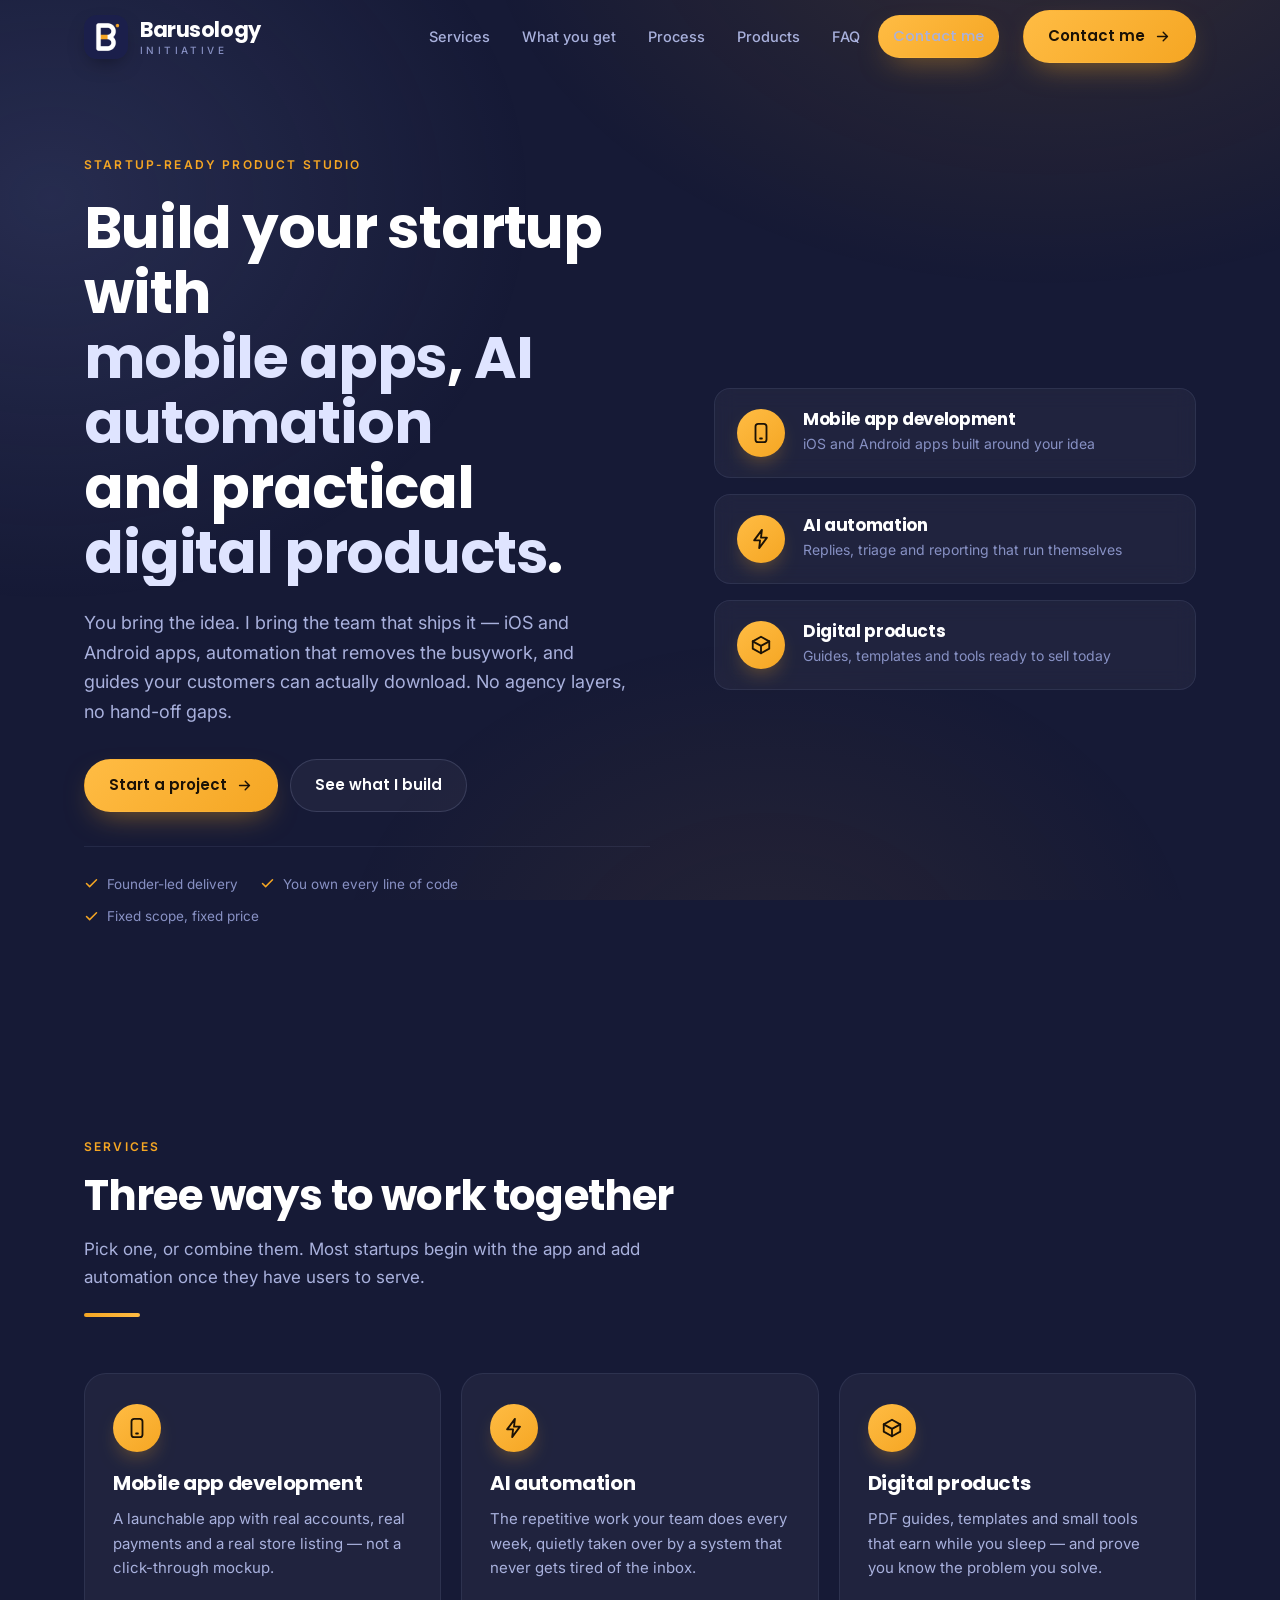
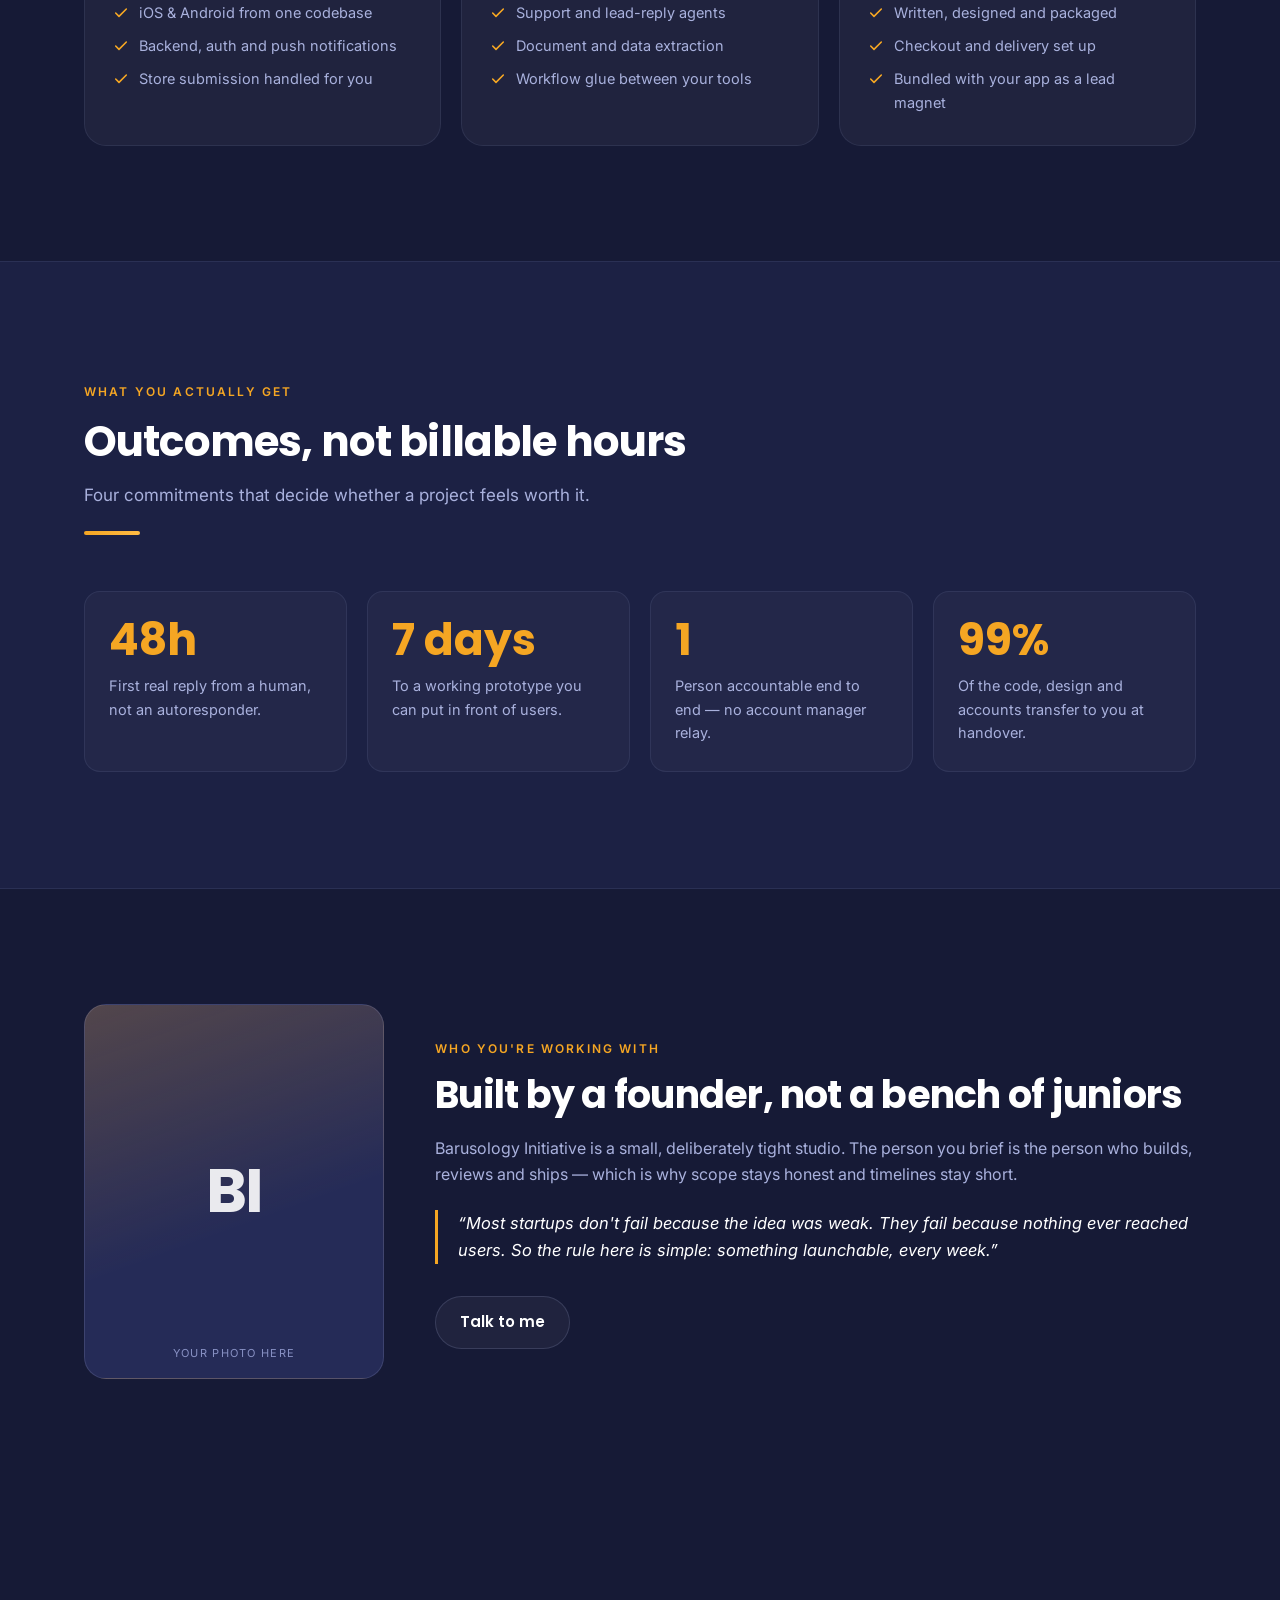
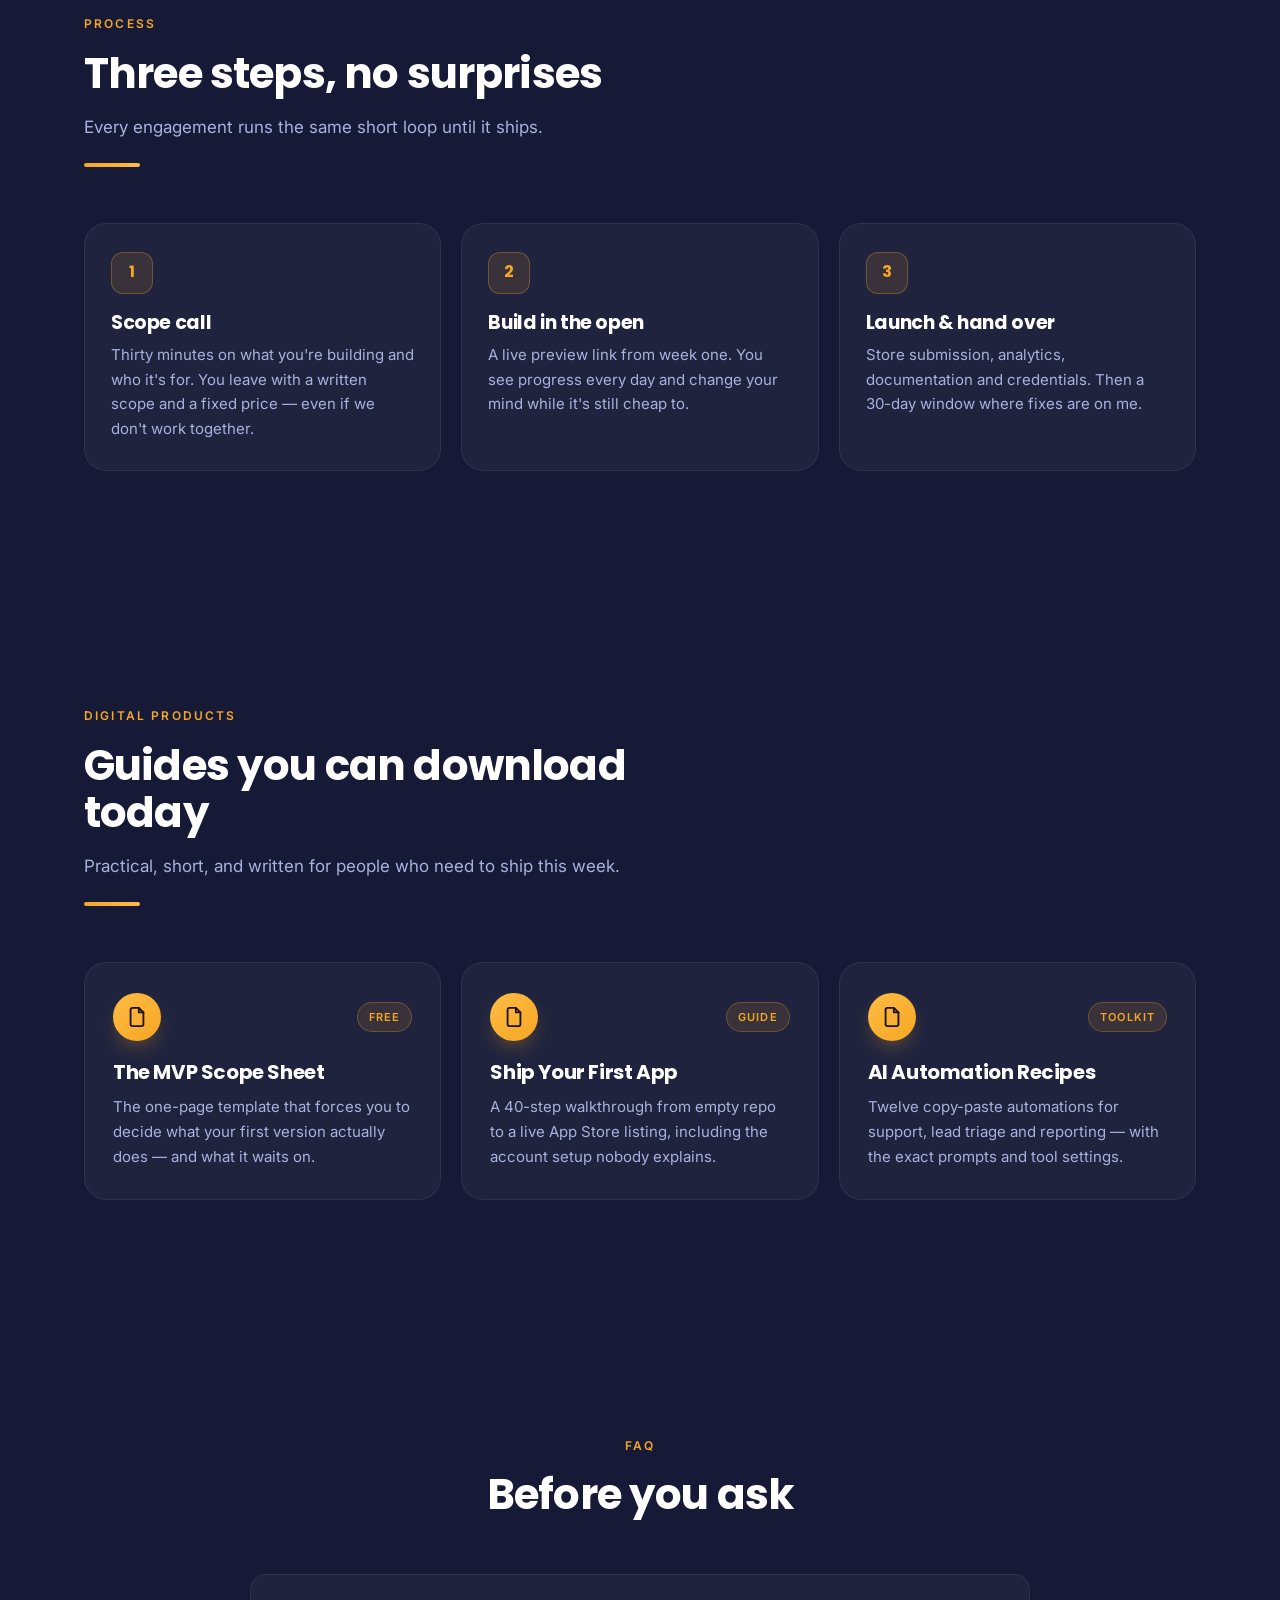
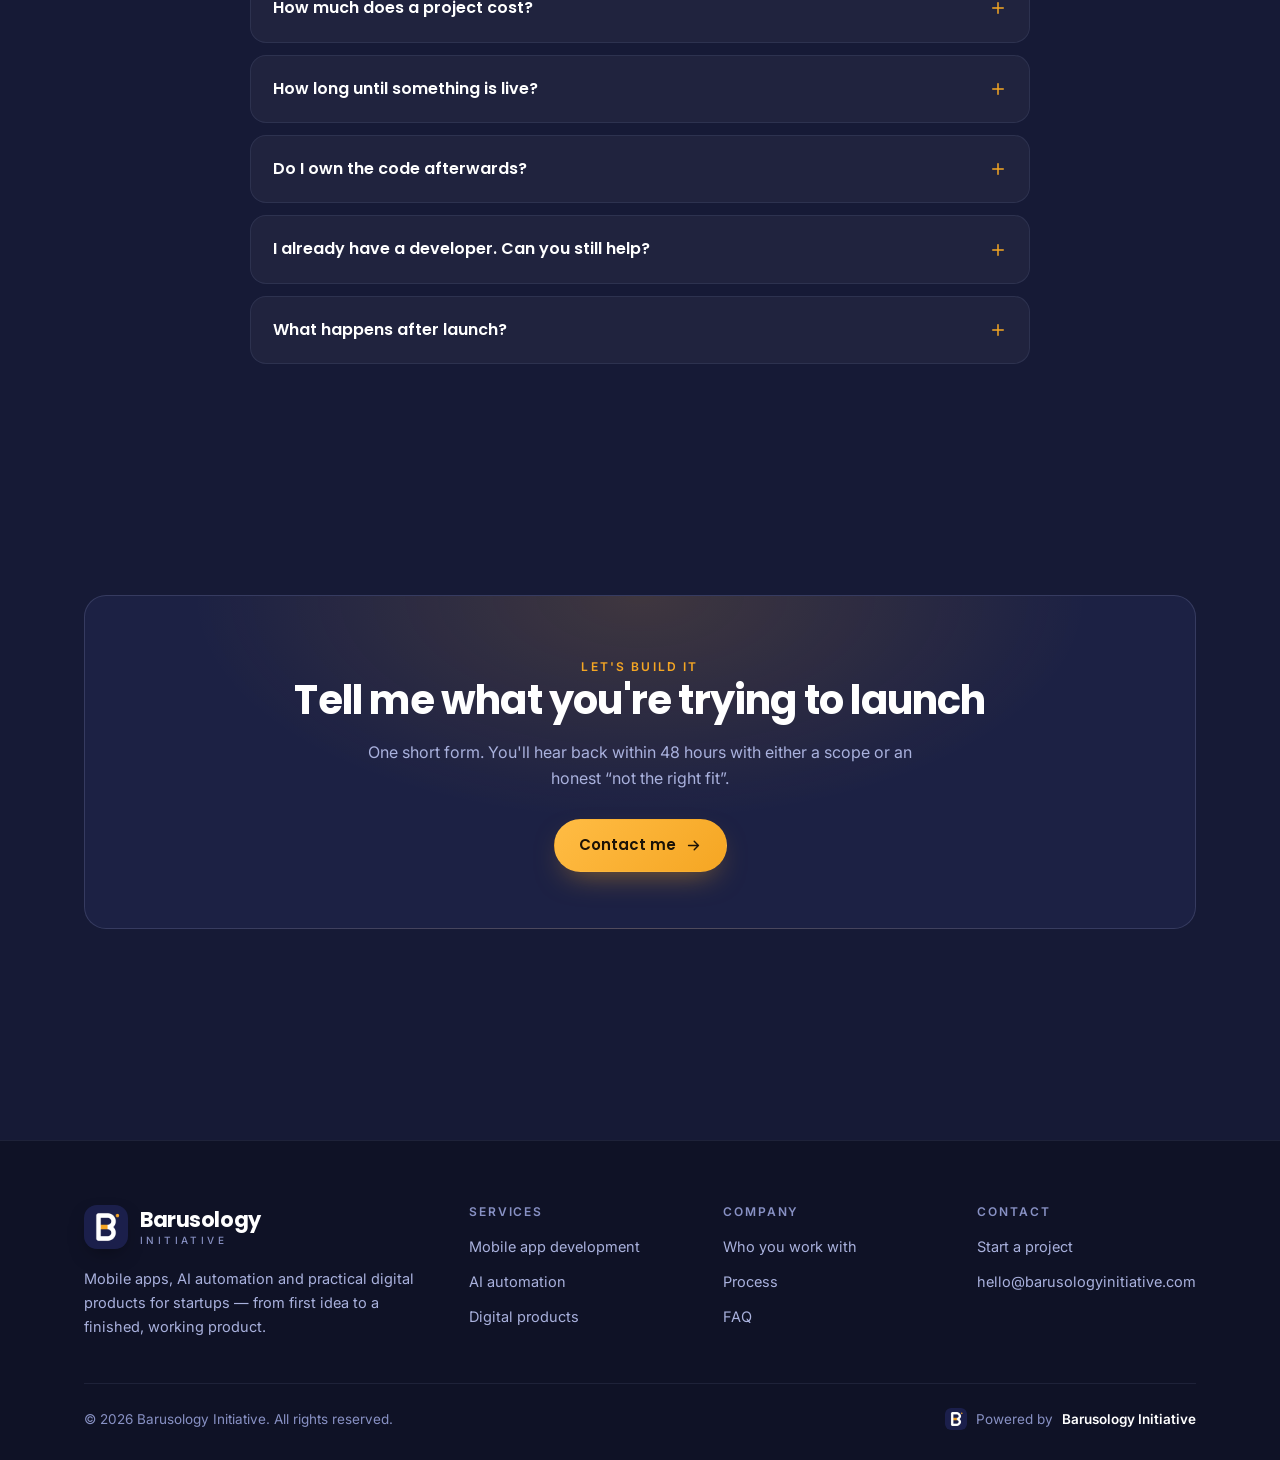
<file: index.html>
<!doctype html>
<html lang="en">
    <head>
        <meta charset="utf-8" />
        <meta name="viewport" content="width=device-width, initial-scale=1" />
        <title>Barusology Initiative — Mobile apps, AI automation & digital products</title>
        <meta
            name="description"
            content="Barusology Initiative builds launchable mobile apps, AI automation and practical digital products for startups. One founder-led team, from first idea to a working product."
        />
        <meta property="og:title" content="Barusology Initiative" />
        <meta
            property="og:description"
            content="Mobile apps, AI automation and practical digital products, built to launch."
        />
        <meta property="og:type" content="website" />
        <link rel="icon" type="image/png" sizes="32x32" href="assets/favicon-32.png" />
        <link rel="icon" type="image/png" sizes="64x64" href="assets/favicon-64.png" />
        <link rel="apple-touch-icon" sizes="180x180" href="assets/apple-touch-icon.png" />
        <link rel="preconnect" href="https://fonts.googleapis.com" />
        <link rel="preconnect" href="https://fonts.gstatic.com" crossorigin />
        <link
            href="https://fonts.googleapis.com/css2?family=Poppins:wght@500;600;700&family=Inter:wght@400;500;600&display=swap"
            rel="stylesheet"
        />
        <link rel="stylesheet" href="css/style.css" />
    </head>
    <body>
        <header class="site-header">
            <div class="container header-inner">
                <a class="logo" href="index.html" aria-label="Barusology Initiative home">
                    <span class="logo-mark" aria-hidden="true"></span>
                    <span class="logo-text"><b>Barusology</b><span>Initiative</span></span>
                </a>

                <nav class="nav" id="nav">
                    <a href="index.html#services">Services</a>
                    <a href="index.html#results">What you get</a>
                    <a href="index.html#process">Process</a>
                    <a href="index.html#products">Products</a>
                    <a href="index.html#faq">FAQ</a>
                    <a class="btn btn-primary" href="contact.html">Contact me</a>
                </nav>

                <a class="btn btn-primary header-cta" href="contact.html">
                    Contact me
                    <svg viewBox="0 0 24 24" fill="none" stroke="currentColor" stroke-width="2" stroke-linecap="round" stroke-linejoin="round"><path d="M5 12h14M13 6l6 6-6 6" /></svg>
                </a>

                <button class="nav-toggle" id="nav-toggle" aria-expanded="false" aria-controls="nav" aria-label="Open menu">
                    <svg viewBox="0 0 24 24" fill="none" stroke="currentColor" stroke-width="2" stroke-linecap="round"><path d="M4 7h16M4 12h16M4 17h16" /></svg>
                </button>
            </div>
        </header>

        <main>
            <!-- ============ HERO ============ -->
            <section class="hero">
                <div class="container hero-grid">
                    <div>
                        <span class="kicker">Startup-ready product studio</span>

                        <h1>
                            <span class="line"><i>Build your startup with</i></span>
                            <span class="line"><i><span class="hl hl-1">mobile apps</span>, <span class="hl hl-2">AI automation</span></i></span>
                            <span class="line"><i>and practical <span class="hl hl-3">digital products</span>.</i></span>
                        </h1>

                        <p class="hero-sub">
                            You bring the idea. I bring the team that ships it — iOS and Android
                            apps, automation that removes the busywork, and guides your customers
                            can actually download. No agency layers, no hand-off gaps.
                        </p>

                        <div class="hero-cta">
                            <a class="btn btn-primary" href="contact.html">
                                Start a project
                                <svg viewBox="0 0 24 24" fill="none" stroke="currentColor" stroke-width="2" stroke-linecap="round" stroke-linejoin="round"><path d="M5 12h14M13 6l6 6-6 6" /></svg>
                            </a>
                            <a class="btn btn-ghost" href="#services">See what I build</a>
                        </div>

                        <div class="hero-trust">
                            <span>
                                <svg viewBox="0 0 24 24" fill="none" stroke="currentColor" stroke-width="2.4" stroke-linecap="round" stroke-linejoin="round"><path d="M20 6 9 17l-5-5" /></svg>
                                Founder-led delivery
                            </span>
                            <span>
                                <svg viewBox="0 0 24 24" fill="none" stroke="currentColor" stroke-width="2.4" stroke-linecap="round" stroke-linejoin="round"><path d="M20 6 9 17l-5-5" /></svg>
                                You own every line of code
                            </span>
                            <span>
                                <svg viewBox="0 0 24 24" fill="none" stroke="currentColor" stroke-width="2.4" stroke-linecap="round" stroke-linejoin="round"><path d="M20 6 9 17l-5-5" /></svg>
                                Fixed scope, fixed price
                            </span>
                        </div>
                    </div>

                    <!-- echoes the banner's stacked-card motif -->
                    <div class="hero-stack">
                        <article class="stack-card reveal" style="--d: .05s">
                            <span class="chip">
                                <svg viewBox="0 0 24 24" fill="none" stroke="currentColor" stroke-width="2" stroke-linecap="round" stroke-linejoin="round"><rect x="6" y="2" width="12" height="20" rx="3" /><path d="M11 18h2" /></svg>
                            </span>
                            <div>
                                <h3>Mobile app development</h3>
                                <p>iOS and Android apps built around your idea</p>
                            </div>
                        </article>

                        <article class="stack-card reveal" style="--d: .16s">
                            <span class="chip">
                                <svg viewBox="0 0 24 24" fill="none" stroke="currentColor" stroke-width="2" stroke-linecap="round" stroke-linejoin="round"><path d="M13 2 4.5 13.5H11l-1 8.5 8.5-11.5H12l1-8.5Z" /></svg>
                            </span>
                            <div>
                                <h3>AI automation</h3>
                                <p>Replies, triage and reporting that run themselves</p>
                            </div>
                        </article>

                        <article class="stack-card reveal" style="--d: .27s">
                            <span class="chip">
                                <svg viewBox="0 0 24 24" fill="none" stroke="currentColor" stroke-width="2" stroke-linecap="round" stroke-linejoin="round"><path d="M21 8 12 3 3 8v8l9 5 9-5V8Z" /><path d="M3 8l9 5 9-5M12 13v8" /></svg>
                            </span>
                            <div>
                                <h3>Digital products</h3>
                                <p>Guides, templates and tools ready to sell today</p>
                            </div>
                        </article>
                    </div>
                </div>
            </section>

            <!-- ============ SERVICES ============ -->
            <section class="section" id="services">
                <div class="container">
                    <div class="section-head reveal">
                        <span class="kicker">Services</span>
                        <h2>Three ways to work together</h2>
                        <p>
                            Pick one, or combine them. Most startups begin with the app and add
                            automation once they have users to serve.
                        </p>
                        <div class="rule"></div>
                    </div>

                    <div class="grid-3">
                        <article class="card reveal">
                            <span class="chip">
                                <svg viewBox="0 0 24 24" fill="none" stroke="currentColor" stroke-width="2" stroke-linecap="round" stroke-linejoin="round"><rect x="6" y="2" width="12" height="20" rx="3" /><path d="M11 18h2" /></svg>
                            </span>
                            <h3>Mobile app development</h3>
                            <p>
                                A launchable app with real accounts, real payments and a real store
                                listing — not a click-through mockup.
                            </p>
                            <ul>
                                <li><svg viewBox="0 0 24 24" fill="none" stroke="currentColor" stroke-width="2.4" stroke-linecap="round" stroke-linejoin="round"><path d="M20 6 9 17l-5-5" /></svg> iOS &amp; Android from one codebase</li>
                                <li><svg viewBox="0 0 24 24" fill="none" stroke="currentColor" stroke-width="2.4" stroke-linecap="round" stroke-linejoin="round"><path d="M20 6 9 17l-5-5" /></svg> Backend, auth and push notifications</li>
                                <li><svg viewBox="0 0 24 24" fill="none" stroke="currentColor" stroke-width="2.4" stroke-linecap="round" stroke-linejoin="round"><path d="M20 6 9 17l-5-5" /></svg> Store submission handled for you</li>
                            </ul>
                        </article>

                        <article class="card reveal" style="--d: .1s">
                            <span class="chip">
                                <svg viewBox="0 0 24 24" fill="none" stroke="currentColor" stroke-width="2" stroke-linecap="round" stroke-linejoin="round"><path d="M13 2 4.5 13.5H11l-1 8.5 8.5-11.5H12l1-8.5Z" /></svg>
                            </span>
                            <h3>AI automation</h3>
                            <p>
                                The repetitive work your team does every week, quietly taken over by
                                a system that never gets tired of the inbox.
                            </p>
                            <ul>
                                <li><svg viewBox="0 0 24 24" fill="none" stroke="currentColor" stroke-width="2.4" stroke-linecap="round" stroke-linejoin="round"><path d="M20 6 9 17l-5-5" /></svg> Support and lead-reply agents</li>
                                <li><svg viewBox="0 0 24 24" fill="none" stroke="currentColor" stroke-width="2.4" stroke-linecap="round" stroke-linejoin="round"><path d="M20 6 9 17l-5-5" /></svg> Document and data extraction</li>
                                <li><svg viewBox="0 0 24 24" fill="none" stroke="currentColor" stroke-width="2.4" stroke-linecap="round" stroke-linejoin="round"><path d="M20 6 9 17l-5-5" /></svg> Workflow glue between your tools</li>
                            </ul>
                        </article>

                        <article class="card reveal" style="--d: .2s">
                            <span class="chip">
                                <svg viewBox="0 0 24 24" fill="none" stroke="currentColor" stroke-width="2" stroke-linecap="round" stroke-linejoin="round"><path d="M21 8 12 3 3 8v8l9 5 9-5V8Z" /><path d="M3 8l9 5 9-5M12 13v8" /></svg>
                            </span>
                            <h3>Digital products</h3>
                            <p>
                                PDF guides, templates and small tools that earn while you sleep —
                                and prove you know the problem you solve.
                            </p>
                            <ul>
                                <li><svg viewBox="0 0 24 24" fill="none" stroke="currentColor" stroke-width="2.4" stroke-linecap="round" stroke-linejoin="round"><path d="M20 6 9 17l-5-5" /></svg> Written, designed and packaged</li>
                                <li><svg viewBox="0 0 24 24" fill="none" stroke="currentColor" stroke-width="2.4" stroke-linecap="round" stroke-linejoin="round"><path d="M20 6 9 17l-5-5" /></svg> Checkout and delivery set up</li>
                                <li><svg viewBox="0 0 24 24" fill="none" stroke="currentColor" stroke-width="2.4" stroke-linecap="round" stroke-linejoin="round"><path d="M20 6 9 17l-5-5" /></svg> Bundled with your app as a lead magnet</li>
                            </ul>
                        </article>
                    </div>
                </div>
            </section>

            <!-- ============ RESULTS ============ -->
            <section class="section results" id="results">
                <div class="container">
                    <div class="section-head reveal">
                        <span class="kicker">What you actually get</span>
                        <h2>Outcomes, not billable hours</h2>
                        <p>Four commitments that decide whether a project feels worth it.</p>
                        <div class="rule"></div>
                    </div>

                    <div class="grid-4">
                        <div class="stat reveal">
                            <b data-count="48" data-suffix="h">0h</b>
                            <span>First real reply from a human, not an autoresponder.</span>
                        </div>
                        <div class="stat reveal" style="--d: .08s">
                            <b data-count="7" data-suffix=" days">0 days</b>
                            <span>To a working prototype you can put in front of users.</span>
                        </div>
                        <div class="stat reveal" style="--d: .16s">
                            <b data-count="1" data-suffix="">0</b>
                            <span>Person accountable end to end — no account manager relay.</span>
                        </div>
                        <div class="stat reveal" style="--d: .24s">
                            <b data-count="100" data-suffix="%">0%</b>
                            <span>Of the code, design and accounts transfer to you at handover.</span>
                        </div>
                    </div>
                </div>
            </section>

            <!-- ============ FOUNDER ============ -->
            <section class="section" id="founder">
                <div class="container founder-grid">
                    <!-- REPLACE: swap this tile for a real portrait, e.g.
                         <img class="portrait" src="assets/founder.jpg" alt="..."> -->
                    <div class="portrait reveal">
                        <b>BI</b>
                        <small>Your photo here</small>
                    </div>

                    <div class="reveal" style="--d: .1s">
                        <span class="kicker">Who you're working with</span>
                        <h2>Built by a founder, not a bench of juniors</h2>
                        <!-- REPLACE with 2–3 lines of real credibility: years, notable
                             projects, industries, or a number that proves momentum. -->
                        <p style="margin-top: 18px">
                            Barusology Initiative is a small, deliberately tight studio. The person
                            you brief is the person who builds, reviews and ships — which is why
                            scope stays honest and timelines stay short.
                        </p>
                        <blockquote>
                            “Most startups don't fail because the idea was weak. They fail because
                            nothing ever reached users. So the rule here is simple: something
                            launchable, every week.”
                        </blockquote>
                        <div class="hero-cta">
                            <a class="btn btn-ghost" href="contact.html">Talk to me</a>
                        </div>
                    </div>
                </div>
            </section>

            <!-- ============ PROCESS ============ -->
            <section class="section" id="process">
                <div class="container">
                    <div class="section-head reveal">
                        <span class="kicker">Process</span>
                        <h2>Three steps, no surprises</h2>
                        <p>Every engagement runs the same short loop until it ships.</p>
                        <div class="rule"></div>
                    </div>

                    <div class="steps">
                        <div class="step reveal">
                            <b>1</b>
                            <h3>Scope call</h3>
                            <p>
                                Thirty minutes on what you're building and who it's for. You leave
                                with a written scope and a fixed price — even if we don't work
                                together.
                            </p>
                        </div>
                        <div class="step reveal" style="--d: .1s">
                            <b>2</b>
                            <h3>Build in the open</h3>
                            <p>
                                A live preview link from week one. You see progress every day and
                                change your mind while it's still cheap to.
                            </p>
                        </div>
                        <div class="step reveal" style="--d: .2s">
                            <b>3</b>
                            <h3>Launch &amp; hand over</h3>
                            <p>
                                Store submission, analytics, documentation and credentials. Then a
                                30-day window where fixes are on me.
                            </p>
                        </div>
                    </div>
                </div>
            </section>

            <!-- ============ PRODUCTS ============ -->
            <section class="section" id="products">
                <div class="container">
                    <div class="section-head reveal">
                        <span class="kicker">Digital products</span>
                        <h2>Guides you can download today</h2>
                        <p>
                            Practical, short, and written for people who need to ship this week.
                            <!-- REPLACE: titles and prices below are starter placeholders. -->
                        </p>
                        <div class="rule"></div>
                    </div>

                    <div class="grid-3">
                        <article class="card product reveal">
                            <div class="top">
                                <span class="chip">
                                    <svg viewBox="0 0 24 24" fill="none" stroke="currentColor" stroke-width="2" stroke-linecap="round" stroke-linejoin="round"><path d="M14 2H7a2 2 0 0 0-2 2v16a2 2 0 0 0 2 2h10a2 2 0 0 0 2-2V7l-5-5Z" /><path d="M14 2v5h5" /></svg>
                                </span>
                                <span class="badge">Free</span>
                            </div>
                            <h3>The MVP Scope Sheet</h3>
                            <p>
                                The one-page template that forces you to decide what your first
                                version actually does — and what it waits on.
                            </p>
                        </article>

                        <article class="card product reveal" style="--d: .1s">
                            <div class="top">
                                <span class="chip">
                                    <svg viewBox="0 0 24 24" fill="none" stroke="currentColor" stroke-width="2" stroke-linecap="round" stroke-linejoin="round"><path d="M14 2H7a2 2 0 0 0-2 2v16a2 2 0 0 0 2 2h10a2 2 0 0 0 2-2V7l-5-5Z" /><path d="M14 2v5h5" /></svg>
                                </span>
                                <span class="badge">Guide</span>
                            </div>
                            <h3>Ship Your First App</h3>
                            <p>
                                A 40-step walkthrough from empty repo to a live App Store listing,
                                including the account setup nobody explains.
                            </p>
                        </article>

                        <article class="card product reveal" style="--d: .2s">
                            <div class="top">
                                <span class="chip">
                                    <svg viewBox="0 0 24 24" fill="none" stroke="currentColor" stroke-width="2" stroke-linecap="round" stroke-linejoin="round"><path d="M14 2H7a2 2 0 0 0-2 2v16a2 2 0 0 0 2 2h10a2 2 0 0 0 2-2V7l-5-5Z" /><path d="M14 2v5h5" /></svg>
                                </span>
                                <span class="badge">Toolkit</span>
                            </div>
                            <h3>AI Automation Recipes</h3>
                            <p>
                                Twelve copy-paste automations for support, lead triage and reporting
                                — with the exact prompts and tool settings.
                            </p>
                        </article>
                    </div>
                </div>
            </section>

            <!-- ============ FAQ ============ -->
            <section class="section" id="faq">
                <div class="container">
                    <div class="section-head reveal" style="margin-inline: auto; text-align: center">
                        <span class="kicker">FAQ</span>
                        <h2>Before you ask</h2>
                    </div>

                    <div class="faq">
                        <details class="reveal">
                            <summary>
                                How much does a project cost?
                                <svg viewBox="0 0 24 24" fill="none" stroke="currentColor" stroke-width="2" stroke-linecap="round"><path d="M12 5v14M5 12h14" /></svg>
                            </summary>
                            <div class="faq-body">
                                Small automation builds start lowest; a full two-store app with a
                                backend is the larger end. Either way you get a fixed written price
                                after the scope call, so there is no meter running.
                            </div>
                        </details>

                        <details class="reveal" style="--d: .05s">
                            <summary>
                                How long until something is live?
                                <svg viewBox="0 0 24 24" fill="none" stroke="currentColor" stroke-width="2" stroke-linecap="round"><path d="M12 5v14M5 12h14" /></svg>
                            </summary>
                            <div class="faq-body">
                                A clickable prototype inside the first week. A public launch is
                                usually four to eight weeks after that, depending on how quickly
                                you can review and give feedback.
                            </div>
                        </details>

                        <details class="reveal" style="--d: .1s">
                            <summary>
                                Do I own the code afterwards?
                                <svg viewBox="0 0 24 24" fill="none" stroke="currentColor" stroke-width="2" stroke-linecap="round"><path d="M12 5v14M5 12h14" /></svg>
                            </summary>
                            <div class="faq-body">
                                Yes — all of it. Source repositories, design files, store accounts
                                and infrastructure credentials transfer to you at handover. Nothing
                                is held hostage.
                            </div>
                        </details>

                        <details class="reveal" style="--d: .15s">
                            <summary>
                                I already have a developer. Can you still help?
                                <svg viewBox="0 0 24 24" fill="none" stroke="currentColor" stroke-width="2" stroke-linecap="round"><path d="M12 5v14M5 12h14" /></svg>
                            </summary>
                            <div class="faq-body">
                                Frequently. Common asks are unblocking a stalled release, adding an
                                AI feature your team has not built before, or packaging a guide your
                                product should have shipped with.
                            </div>
                        </details>

                        <details class="reveal" style="--d: .2s">
                            <summary>
                                What happens after launch?
                                <svg viewBox="0 0 24 24" fill="none" stroke="currentColor" stroke-width="2" stroke-linecap="round"><path d="M12 5v14M5 12h14" /></svg>
                            </summary>
                            <div class="faq-body">
                                Thirty days of fixes are included. After that you can continue on a
                                light monthly plan for updates, OS compatibility and new features —
                                or take it in-house, your call.
                            </div>
                        </details>
                    </div>
                </div>
            </section>

            <!-- ============ CTA ============ -->
            <section class="section">
                <div class="container">
                    <div class="cta-band reveal">
                        <span class="kicker">Let's build it</span>
                        <h2>Tell me what you're trying to launch</h2>
                        <p>
                            One short form. You'll hear back within 48 hours with either a scope or
                            an honest “not the right fit”.
                        </p>
                        <a class="btn btn-primary" href="contact.html">
                            Contact me
                            <svg viewBox="0 0 24 24" fill="none" stroke="currentColor" stroke-width="2" stroke-linecap="round" stroke-linejoin="round"><path d="M5 12h14M13 6l6 6-6 6" /></svg>
                        </a>
                    </div>
                </div>
            </section>
        </main>

        <footer class="site-footer">
            <div class="container">
                <div class="footer-grid">
                    <div class="footer-brand">
                        <a class="logo" href="index.html">
                            <span class="logo-mark" aria-hidden="true"></span>
                            <span class="logo-text"><b>Barusology</b><span>Initiative</span></span>
                        </a>
                        <p>
                            Mobile apps, AI automation and practical digital products for startups —
                            from first idea to a finished, working product.
                        </p>
                    </div>

                    <div class="footer-col">
                        <h4>Services</h4>
                        <ul>
                            <li><a href="index.html#services">Mobile app development</a></li>
                            <li><a href="index.html#services">AI automation</a></li>
                            <li><a href="index.html#products">Digital products</a></li>
                        </ul>
                    </div>

                    <div class="footer-col">
                        <h4>Company</h4>
                        <ul>
                            <li><a href="index.html#founder">Who you work with</a></li>
                            <li><a href="index.html#process">Process</a></li>
                            <li><a href="index.html#faq">FAQ</a></li>
                        </ul>
                    </div>

                    <div class="footer-col">
                        <h4>Contact</h4>
                        <ul>
                            <li><a href="contact.html">Start a project</a></li>
                            <li><a href="mailto:hello@barusologyinitiative.com">hello@barusologyinitiative.com</a></li>
                        </ul>
                    </div>
                </div>

                <div class="footer-bottom">
                    <span>© <span data-year>2026</span> Barusology Initiative. All rights reserved.</span>
                    <span class="powered">
                        <i aria-hidden="true"></i>
                        Powered by <b>Barusology Initiative</b>
                    </span>
                </div>
            </div>
        </footer>

        <script type="module" src="js/main.js"></script>
    </body>
</html>
</file>
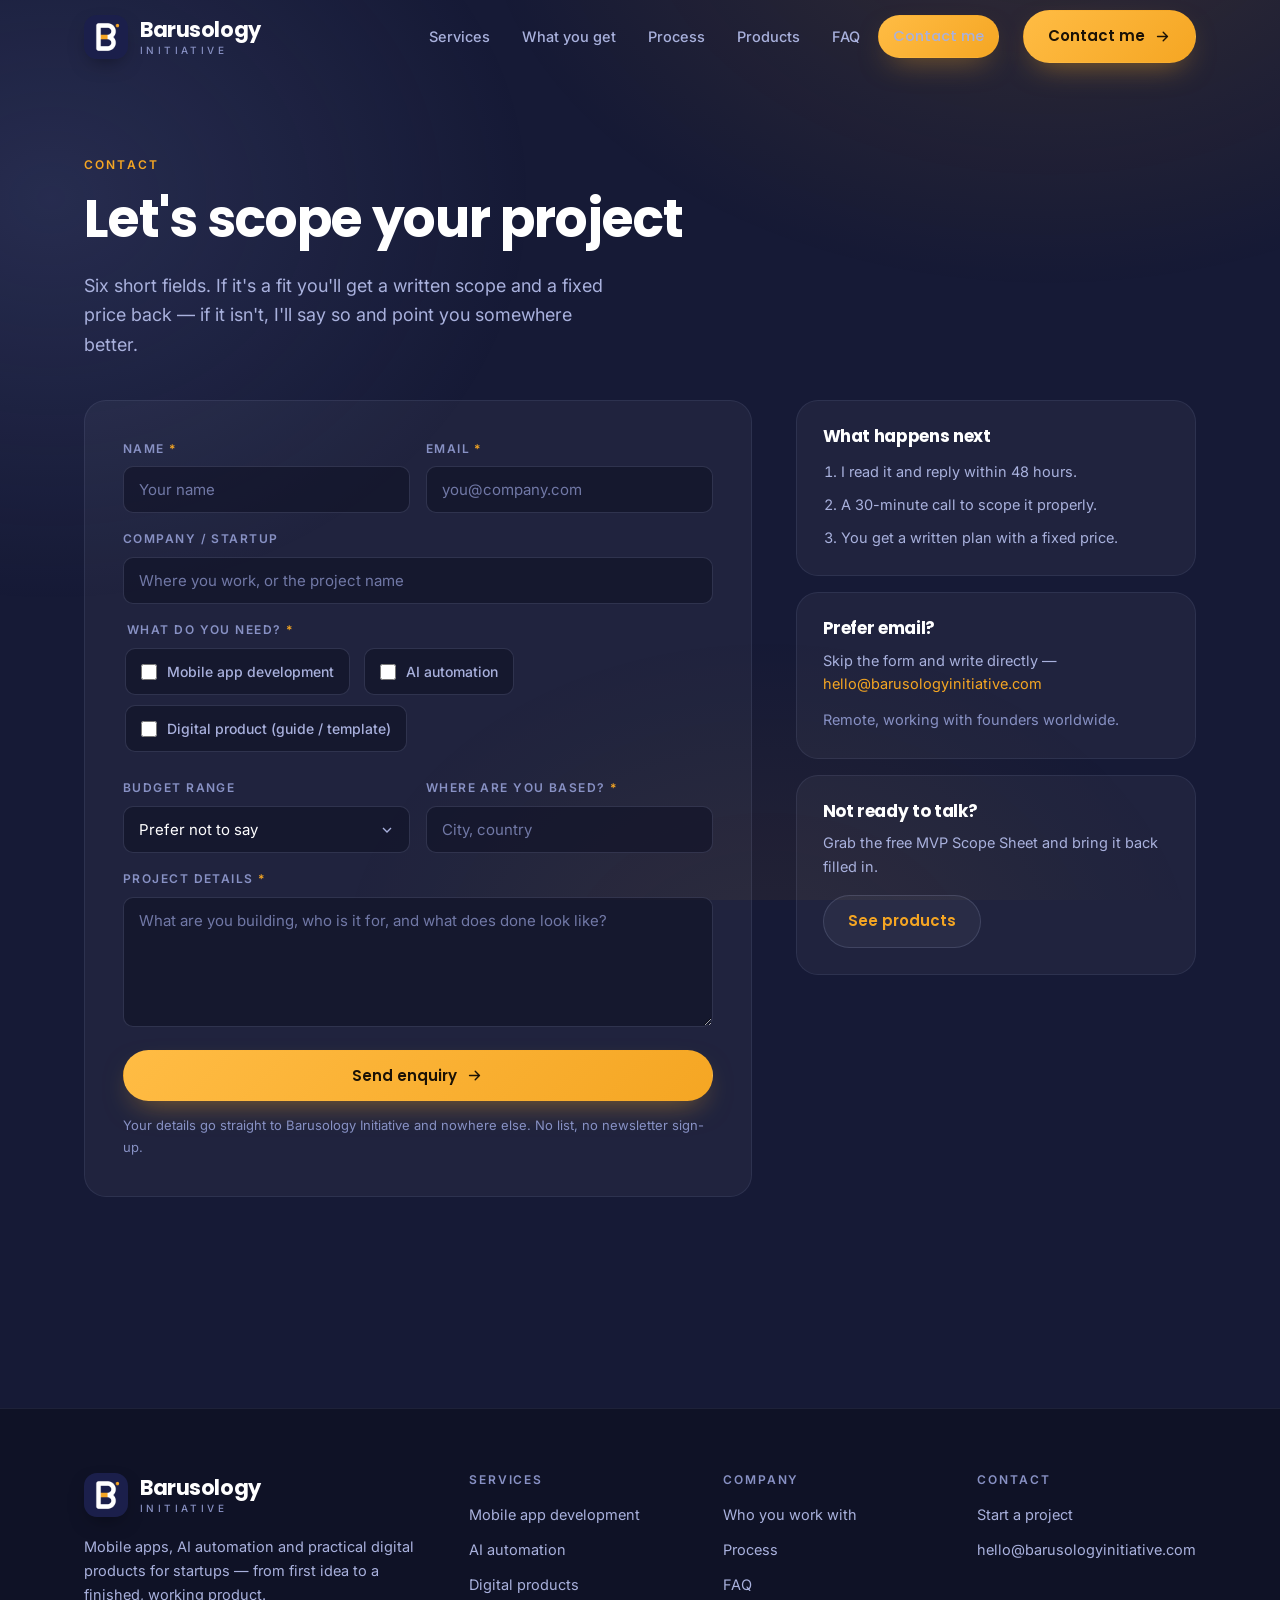
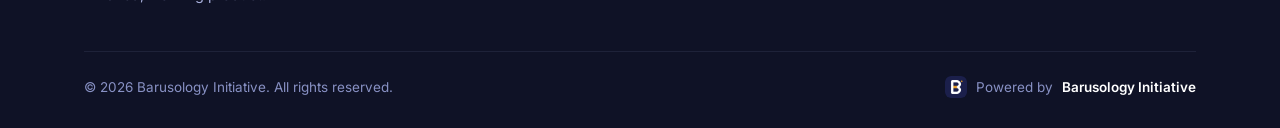
<file: contact.html>
<!doctype html>
<html lang="en">
    <head>
        <meta charset="utf-8" />
        <meta name="viewport" content="width=device-width, initial-scale=1" />
        <title>Contact — Barusology Initiative</title>
        <meta
            name="description"
            content="Tell Barusology Initiative what you're building. Mobile apps, AI automation and digital products — a reply within 48 hours."
        />
        <link rel="icon" type="image/png" sizes="32x32" href="assets/favicon-32.png" />
        <link rel="icon" type="image/png" sizes="64x64" href="assets/favicon-64.png" />
        <link rel="apple-touch-icon" sizes="180x180" href="assets/apple-touch-icon.png" />
        <link rel="preconnect" href="https://fonts.googleapis.com" />
        <link rel="preconnect" href="https://fonts.gstatic.com" crossorigin />
        <link
            href="https://fonts.googleapis.com/css2?family=Poppins:wght@500;600;700&family=Inter:wght@400;500;600&display=swap"
            rel="stylesheet"
        />
        <link rel="stylesheet" href="css/style.css" />
    </head>
    <body>
        <header class="site-header">
            <div class="container header-inner">
                <a class="logo" href="index.html" aria-label="Barusology Initiative home">
                    <span class="logo-mark" aria-hidden="true"></span>
                    <span class="logo-text"><b>Barusology</b><span>Initiative</span></span>
                </a>

                <nav class="nav" id="nav">
                    <a href="index.html#services">Services</a>
                    <a href="index.html#results">What you get</a>
                    <a href="index.html#process">Process</a>
                    <a href="index.html#products">Products</a>
                    <a href="index.html#faq">FAQ</a>
                    <a class="btn btn-primary" href="contact.html">Contact me</a>
                </nav>

                <a class="btn btn-primary header-cta" href="contact.html">
                    Contact me
                    <svg viewBox="0 0 24 24" fill="none" stroke="currentColor" stroke-width="2" stroke-linecap="round" stroke-linejoin="round"><path d="M5 12h14M13 6l6 6-6 6" /></svg>
                </a>

                <button class="nav-toggle" id="nav-toggle" aria-expanded="false" aria-controls="nav" aria-label="Open menu">
                    <svg viewBox="0 0 24 24" fill="none" stroke="currentColor" stroke-width="2" stroke-linecap="round"><path d="M4 7h16M4 12h16M4 17h16" /></svg>
                </button>
            </div>
        </header>

        <main>
            <section class="page-head">
                <div class="container">
                    <span class="kicker">Contact</span>
                    <h1 style="font-size: clamp(32px, 5vw, 52px); margin-top: 14px">
                        Let's scope your project
                    </h1>
                    <p class="hero-sub">
                        Six short fields. If it's a fit you'll get a written scope and a fixed price
                        back — if it isn't, I'll say so and point you somewhere better.
                    </p>
                </div>
            </section>

            <section class="section" style="padding-top: 40px">
                <div class="container contact-grid">
                    <!-- ---------------- form ---------------- -->
                    <div class="form-card reveal">
                        <div class="form-status" id="form-status" role="status" aria-live="polite">
                            <svg viewBox="0 0 24 24" fill="none" stroke="currentColor" stroke-width="2" stroke-linecap="round" stroke-linejoin="round"><circle cx="12" cy="12" r="9" /><path d="M12 8v4M12 16h.01" /></svg>
                            <span></span>
                        </div>

                        <form id="contact-form" novalidate>
                            <div class="field-row">
                                <div class="field">
                                    <label for="name">Name <span class="req">*</span></label>
                                    <input class="input" id="name" name="name" type="text" autocomplete="name" placeholder="Your name" data-required />
                                    <span class="err">Please add your name.</span>
                                </div>
                                <div class="field">
                                    <label for="email">Email <span class="req">*</span></label>
                                    <input class="input" id="email" name="email" type="email" autocomplete="email" placeholder="you@company.com" data-required />
                                    <span class="err">A valid email, so I can reply.</span>
                                </div>
                            </div>

                            <div class="field">
                                <label for="company">Company / startup</label>
                                <input class="input" id="company" name="company" type="text" autocomplete="organization" placeholder="Where you work, or the project name" />
                            </div>

                            <fieldset class="field checks" data-required-group="service">
                                <legend>What do you need? <span class="req">*</span></legend>
                                <label class="check">
                                    <input type="checkbox" name="service" value="Mobile App" />
                                    <span>Mobile app development</span>
                                </label>
                                <label class="check">
                                    <input type="checkbox" name="service" value="Ai Automation" />
                                    <span>AI automation</span>
                                </label>
                                <label class="check">
                                    <input
                                        type="checkbox"
                                        name="service"
                                        value="Digital Product"
                                    />
                                    <span>Digital product (guide / template)</span>
                                </label>
                                <span class="err">Tick at least one so we know where to start.</span>
                            </fieldset>

                            <div class="field-row">
                                <div class="field">
                                    <label for="budget">Budget range</label>
                                    <select class="select" id="budget" name="budget">
                                        <option value="">Prefer not to say</option>
                                        <option>Under $2k</option>
                                        <option>$2k – $5k</option>
                                        <option>$5k – $15k</option>
                                        <option>$15k+</option>
                                    </select>
                                </div>
                                <div class="field">
                                    <label for="address">Where are you based? <span class="req">*</span></label>
                                    <input class="input" id="address" name="address" type="text" autocomplete="address-level2" placeholder="City, country" data-required />
                                    <span class="err">City and country is plenty.</span>
                                </div>
                            </div>

                            <div class="field">
                                <label for="message">Project details <span class="req">*</span></label>
                                <textarea class="textarea" id="message" name="message" placeholder="What are you building, who is it for, and what does done look like?" data-required></textarea>
                                <span class="err">A few sentences is plenty.</span>
                            </div>

                            <button class="btn btn-primary" type="submit" style="width: 100%; justify-content: center">
                                Send enquiry
                                <svg viewBox="0 0 24 24" fill="none" stroke="currentColor" stroke-width="2" stroke-linecap="round" stroke-linejoin="round"><path d="M5 12h14M13 6l6 6-6 6" /></svg>
                            </button>

                            <p class="form-note">
                                Your details go straight to Barusology Initiative and nowhere else.
                                No list, no newsletter sign-up.
                            </p>
                        </form>
                    </div>

                    <!-- ---------------- aside ---------------- -->
                    <aside>
                        <div class="aside-card reveal" style="--d: .08s">
                            <h3>What happens next</h3>
                            <ol>
                                <li>I read it and reply within 48 hours.</li>
                                <li>A 30-minute call to scope it properly.</li>
                                <li>You get a written plan with a fixed price.</li>
                            </ol>
                        </div>

                        <div class="aside-card reveal" style="--d: .16s">
                            <h3>Prefer email?</h3>
                            <p style="font-size: 14.5px; margin-top: 10px">
                                Skip the form and write directly —
                                <a href="mailto:hello@barusologyinitiative.com">hello@barusologyinitiative.com</a>
                            </p>
                            <p style="font-size: 14.5px; margin-top: 12px; color: var(--ink-3)">
                                Remote, working with founders worldwide.
                            </p>
                        </div>

                        <div class="aside-card reveal" style="--d: .24s">
                            <h3>Not ready to talk?</h3>
                            <p style="font-size: 14.5px; margin-top: 10px">
                                Grab the free MVP Scope Sheet and bring it back filled in.
                            </p>
                            <a class="btn btn-ghost" href="index.html#products" style="margin-top: 16px">See products</a>
                        </div>
                    </aside>
                </div>
            </section>
        </main>

        <footer class="site-footer">
            <div class="container">
                <div class="footer-grid">
                    <div class="footer-brand">
                        <a class="logo" href="index.html">
                            <span class="logo-mark" aria-hidden="true"></span>
                            <span class="logo-text"><b>Barusology</b><span>Initiative</span></span>
                        </a>
                        <p>
                            Mobile apps, AI automation and practical digital products for startups —
                            from first idea to a finished, working product.
                        </p>
                    </div>

                    <div class="footer-col">
                        <h4>Services</h4>
                        <ul>
                            <li><a href="index.html#services">Mobile app development</a></li>
                            <li><a href="index.html#services">AI automation</a></li>
                            <li><a href="index.html#products">Digital products</a></li>
                        </ul>
                    </div>

                    <div class="footer-col">
                        <h4>Company</h4>
                        <ul>
                            <li><a href="index.html#founder">Who you work with</a></li>
                            <li><a href="index.html#process">Process</a></li>
                            <li><a href="index.html#faq">FAQ</a></li>
                        </ul>
                    </div>

                    <div class="footer-col">
                        <h4>Contact</h4>
                        <ul>
                            <li><a href="contact.html">Start a project</a></li>
                            <li><a href="mailto:hello@barusologyinitiative.com">hello@barusologyinitiative.com</a></li>
                        </ul>
                    </div>
                </div>

                <div class="footer-bottom">
                    <span>© <span data-year>2026</span> Barusology Initiative. All rights reserved.</span>
                    <span class="powered">
                        <i aria-hidden="true"></i>
                        Powered by <b>Barusology Initiative</b>
                    </span>
                </div>
            </div>
        </footer>

        <script type="module" src="js/main.js"></script>
    </body>
</html>
</file>
<file: css/style.css>
/* ============================================================
   Barusology Initiative — design system
   Palette derived from the brand art:
   navy field + amber accent chips + periwinkle secondary text.
   ============================================================ */

:root {
    /* fields */
    --navy-950: #0f1226;
    --navy-900: #161a36;
    --navy-850: #1c2144;
    --navy-800: #252b57;

    /* ink — ink-3 is tuned to clear WCAG AA (5.1:1) on the lightest navy
       surface, not just the page background */
    --ink-1: #ffffff;
    --ink-2: #a9b1dd;
    --ink-3: #8891c4;

    /* brand accent */
    --amber: #f5a623;
    --amber-400: #ffbc44;
    --amber-ink: #1b1206;

    /* surfaces & lines */
    --glass: rgba(255, 255, 255, 0.045);
    --glass-2: rgba(255, 255, 255, 0.075);
    --line: rgba(169, 177, 221, 0.18);
    --line-soft: rgba(169, 177, 221, 0.1);

    /* type */
    --display: "Poppins", "Segoe UI", sans-serif;
    --body: "Inter", "Segoe UI", sans-serif;

    /* geometry */
    --maxw: 1160px;
    --r-sm: 10px;
    --r: 16px;
    --r-lg: 22px;
    --ease: cubic-bezier(0.16, 1, 0.3, 1);
    --shadow: 0 30px 70px -34px rgba(0, 0, 0, 0.75);
    --header-h: 74px;
}

* {
    box-sizing: border-box;
}

html {
    scroll-behavior: smooth;
    scroll-padding-top: calc(var(--header-h) + 24px);
    /* on <html> rather than <body>: overflow on body turns it into its own
       scroll container and breaks window.scrollTo / scroll-behavior */
    overflow-x: hidden;
}

body {
    margin: 0;
    background: var(--navy-900);
    color: var(--ink-2);
    font-family: var(--body);
    font-size: 16px;
    line-height: 1.65;
    -webkit-font-smoothing: antialiased;
}

/* ambient field: two soft amber/periwinkle blooms, fixed behind everything */
body::before {
    content: "";
    position: fixed;
    inset: 0;
    z-index: 0;
    pointer-events: none;
    background:
        radial-gradient(
            58rem 40rem at 82% -12%,
            rgba(245, 166, 35, 0.13),
            transparent 62%
        ),
        radial-gradient(
            50rem 42rem at 4% 22%,
            rgba(107, 118, 181, 0.2),
            transparent 60%
        ),
        radial-gradient(
            44rem 34rem at 60% 108%,
            rgba(245, 166, 35, 0.07),
            transparent 62%
        );
}

main,
header,
footer {
    position: relative;
    z-index: 1;
}

h1,
h2,
h3,
h4 {
    font-family: var(--display);
    color: var(--ink-1);
    font-weight: 700;
    letter-spacing: -0.02em;
    line-height: 1.12;
    margin: 0;
}

p {
    margin: 0;
}

a {
    color: inherit;
    text-decoration: none;
}

img {
    display: block;
    max-width: 100%;
}

.container {
    width: 100%;
    max-width: var(--maxw);
    margin-inline: auto;
    padding-inline: 24px;
}

.kicker {
    font-family: var(--body);
    font-size: 12px;
    font-weight: 600;
    letter-spacing: 0.18em;
    text-transform: uppercase;
    color: var(--amber);
}

.section {
    padding-block: clamp(72px, 9vw, 116px);
}

.section-head {
    max-width: 640px;
    margin-bottom: clamp(36px, 5vw, 56px);
}

.section-head h2 {
    font-size: clamp(28px, 4.4vw, 42px);
    margin-top: 14px;
}

.section-head p {
    margin-top: 16px;
    font-size: 17px;
}

.rule {
    width: 56px;
    height: 4px;
    border-radius: 99px;
    background: linear-gradient(90deg, var(--amber), var(--amber-400));
    margin-top: 22px;
}

/* ---------------- buttons ---------------- */
.btn {
    display: inline-flex;
    align-items: center;
    gap: 9px;
    font-family: var(--display);
    font-weight: 600;
    font-size: 15px;
    padding: 13px 24px;
    border-radius: 99px;
    border: 1px solid transparent;
    cursor: pointer;
    transition:
        transform 0.25s var(--ease),
        box-shadow 0.25s var(--ease),
        background 0.25s var(--ease),
        border-color 0.25s var(--ease);
    white-space: nowrap;
}

.btn-primary {
    background: linear-gradient(135deg, var(--amber-400), var(--amber));
    color: var(--amber-ink);
    box-shadow: 0 12px 30px -12px rgba(245, 166, 35, 0.55);
}

.btn-primary:hover {
    transform: translateY(-2px);
    box-shadow: 0 18px 40px -14px rgba(245, 166, 35, 0.7);
}

.btn-ghost {
    background: var(--glass);
    color: var(--ink-1);
    border-color: var(--line);
}

.btn-ghost:hover {
    background: var(--glass-2);
    border-color: rgba(169, 177, 221, 0.34);
    transform: translateY(-2px);
}

.btn svg {
    width: 17px;
    height: 17px;
}

/* ---------------- header ---------------- */
.site-header {
    position: sticky;
    top: 0;
    z-index: 60;
    height: var(--header-h);
    display: flex;
    align-items: center;
    border-bottom: 1px solid transparent;
    transition:
        background 0.3s var(--ease),
        border-color 0.3s var(--ease),
        backdrop-filter 0.3s var(--ease);
}

.site-header.is-stuck {
    background: rgba(22, 26, 54, 0.82);
    backdrop-filter: blur(16px);
    border-bottom-color: var(--line-soft);
}

.header-inner {
    display: flex;
    align-items: center;
    gap: 24px;
    width: 100%;
}

/* logo lockup — mirrors the banner: white tile mark + white wordmark */
.logo {
    display: flex;
    align-items: center;
    gap: 12px;
    margin-right: auto;
}

.logo-mark {
    width: 44px;
    height: 44px;
    border-radius: 13px;
    /* logo-tile.png is pre-cropped to the navy tile with transparent corners
       (assets/icon-512.png has a white field that would show in a tab) */
    background: url("../assets/logo-tile.png") center / cover no-repeat;
    box-shadow: 0 8px 22px -10px rgba(0, 0, 0, 0.7);
    flex-shrink: 0;
}

.logo-text {
    display: flex;
    flex-direction: column;
    line-height: 1;
}

.logo-text b {
    font-family: var(--display);
    font-size: 21px;
    font-weight: 700;
    color: var(--ink-1);
    letter-spacing: -0.02em;
}

.logo-text span {
    font-size: 10px;
    font-weight: 500;
    letter-spacing: 0.34em;
    text-transform: uppercase;
    color: var(--ink-3);
    margin-top: 5px;
}

.nav {
    display: flex;
    align-items: center;
    gap: 4px;
}

.nav a {
    position: relative;
    padding: 9px 14px;
    font-size: 14.5px;
    font-weight: 500;
    color: var(--ink-2);
    border-radius: 99px;
    transition: color 0.2s ease;
}

.nav a:hover {
    color: var(--ink-1);
}

.nav a::after {
    content: "";
    position: absolute;
    left: 14px;
    right: 14px;
    bottom: 3px;
    height: 2px;
    border-radius: 99px;
    background: var(--amber);
    transform: scaleX(0);
    transform-origin: left;
    transition: transform 0.3s var(--ease);
}

.nav a:hover::after {
    transform: scaleX(1);
}

.nav-toggle {
    display: none;
    width: 44px;
    height: 44px;
    border-radius: var(--r-sm);
    background: var(--glass);
    border: 1px solid var(--line);
    color: var(--ink-1);
    cursor: pointer;
    align-items: center;
    justify-content: center;
}

.nav-toggle svg {
    width: 20px;
    height: 20px;
}

/* ---------------- hero ---------------- */
.hero {
    padding-top: clamp(48px, 6vw, 76px);
    padding-bottom: clamp(64px, 7vw, 96px);
}

.hero-grid {
    display: grid;
    grid-template-columns: 1.08fr 0.92fr;
    gap: clamp(32px, 5vw, 64px);
    align-items: center;
}

.hero h1 {
    font-size: clamp(34px, 5.4vw, 58px);
    margin-top: 20px;
}

.hero-sub {
    font-size: 18px;
    max-width: 34rem;
    margin-top: 22px;
}

.hero-cta {
    display: flex;
    flex-wrap: wrap;
    gap: 12px;
    margin-top: 32px;
}

.hero-trust {
    display: flex;
    flex-wrap: wrap;
    gap: 10px 22px;
    margin-top: 34px;
    padding-top: 26px;
    border-top: 1px solid var(--line-soft);
    font-size: 13.5px;
    color: var(--ink-3);
}

.hero-trust span {
    display: inline-flex;
    align-items: center;
    gap: 8px;
}

.hero-trust svg {
    width: 15px;
    height: 15px;
    color: var(--amber);
    flex-shrink: 0;
}

/* hero right column — the banner's stacked-card motif, rebuilt live */
.hero-stack {
    display: flex;
    flex-direction: column;
    gap: 16px;
}

.stack-card {
    display: flex;
    align-items: center;
    gap: 18px;
    padding: 20px 22px;
    border-radius: var(--r);
    background: var(--glass);
    border: 1px solid var(--line-soft);
    backdrop-filter: blur(10px);
    transition:
        transform 0.35s var(--ease),
        border-color 0.35s var(--ease),
        background 0.35s var(--ease);
}

.stack-card:hover {
    transform: translateX(6px);
    border-color: rgba(245, 166, 35, 0.4);
    background: var(--glass-2);
}

.chip {
    width: 48px;
    height: 48px;
    border-radius: 50%;
    display: grid;
    place-items: center;
    background: linear-gradient(140deg, var(--amber-400), var(--amber));
    color: var(--amber-ink);
    flex-shrink: 0;
    box-shadow: 0 10px 24px -12px rgba(245, 166, 35, 0.8);
}

.chip svg {
    width: 22px;
    height: 22px;
}

.stack-card h3 {
    font-size: 17px;
}

.stack-card p {
    font-size: 14px;
    color: var(--ink-3);
    margin-top: 3px;
}

/* ---------------- animated headline ---------------- */
.line {
    display: block;
    overflow: hidden;
}

.line > i {
    display: block;
    font-style: normal;
    transform: translateY(105%);
    animation: line-in 0.62s var(--ease) forwards;
}

.line:nth-child(2) > i {
    animation-delay: 0.09s;
}
.line:nth-child(3) > i {
    animation-delay: 0.18s;
}

@keyframes line-in {
    to {
        transform: translateY(0);
    }
}

/* the three service phrases the amber sweeps through, in turn */
.hl {
    background-image: linear-gradient(
        100deg,
        var(--hl-idle) 0%,
        var(--hl-idle) 40%,
        var(--amber) 48%,
        var(--amber-400) 53%,
        var(--hl-idle) 61%,
        var(--hl-idle) 100%
    );
    background-size: 240% 100%;
    background-position: 130% 0;
    -webkit-background-clip: text;
    background-clip: text;
    color: transparent;
    animation: sweep 8.4s var(--ease) infinite;
    animation-delay: var(--sweep-delay, 0s);
}

@keyframes sweep {
    0%,
    6% {
        background-position: 130% 0;
    }
    30%,
    100% {
        background-position: -60% 0;
    }
}

.hl-1 {
    --sweep-delay: 0.9s;
    --hl-idle: #dfe4ff;
}
.hl-2 {
    --sweep-delay: 3.7s;
    --hl-idle: #dfe4ff;
}
.hl-3 {
    --sweep-delay: 6.1s;
    --hl-idle: #dfe4ff;
}

/* ---------------- cards / grids ---------------- */
.grid-3 {
    display: grid;
    grid-template-columns: repeat(3, 1fr);
    gap: 20px;
}

.card {
    position: relative;
    padding: 30px 28px;
    border-radius: var(--r-lg);
    background: var(--glass);
    border: 1px solid var(--line-soft);
    overflow: hidden;
    transition:
        transform 0.4s var(--ease),
        border-color 0.4s var(--ease),
        background 0.4s var(--ease);
}

/* amber wash that follows the cursor, like the iexpenses spotlight */
.card::before {
    content: "";
    position: absolute;
    inset: -1px;
    background: radial-gradient(
        20rem 20rem at var(--spot-x, 50%) var(--spot-y, 0%),
        rgba(245, 166, 35, 0.14),
        transparent 62%
    );
    opacity: 0;
    transition: opacity 0.35s ease;
    pointer-events: none;
}

.card:hover {
    transform: translateY(-6px);
    border-color: rgba(245, 166, 35, 0.34);
    background: var(--glass-2);
}

.card:hover::before {
    opacity: 1;
}

.card > * {
    position: relative;
}

.card h3 {
    font-size: 20px;
    margin-top: 20px;
}

.card p {
    margin-top: 12px;
    font-size: 15px;
}

.card ul {
    list-style: none;
    padding: 0;
    margin: 20px 0 0;
    display: grid;
    gap: 9px;
    font-size: 14.5px;
}

.card ul li {
    display: flex;
    gap: 10px;
    align-items: flex-start;
    color: var(--ink-2);
}

.card ul svg {
    width: 16px;
    height: 16px;
    color: var(--amber);
    flex-shrink: 0;
    margin-top: 4px;
}

/* ---------------- results ---------------- */
.results {
    background: var(--navy-850);
    border-block: 1px solid var(--line-soft);
}

.grid-4 {
    display: grid;
    grid-template-columns: repeat(4, 1fr);
    gap: 20px;
}

.stat {
    padding: 26px 24px;
    border-radius: var(--r);
    background: rgba(255, 255, 255, 0.03);
    border: 1px solid var(--line-soft);
}

.stat b {
    display: block;
    font-family: var(--display);
    font-size: clamp(32px, 4vw, 44px);
    font-weight: 700;
    color: var(--amber);
    line-height: 1;
    font-variant-numeric: tabular-nums;
}

.stat span {
    display: block;
    margin-top: 12px;
    font-size: 14.5px;
    color: var(--ink-2);
}

/* ---------------- founder ---------------- */
.founder-grid {
    display: grid;
    grid-template-columns: 300px 1fr;
    gap: clamp(28px, 4vw, 52px);
    align-items: center;
}

.portrait {
    aspect-ratio: 4 / 5;
    border-radius: var(--r-lg);
    background:
        linear-gradient(160deg, rgba(245, 166, 35, 0.22), transparent 58%),
        var(--navy-800);
    border: 1px solid var(--line);
    display: grid;
    place-items: center;
    position: relative;
    overflow: hidden;
}

.portrait b {
    font-family: var(--display);
    font-size: 62px;
    color: rgba(255, 255, 255, 0.9);
    letter-spacing: -0.03em;
}

.portrait small {
    position: absolute;
    bottom: 16px;
    font-size: 11px;
    letter-spacing: 0.12em;
    text-transform: uppercase;
    color: var(--ink-3);
}

.founder-grid h2 {
    font-size: clamp(26px, 3.6vw, 38px);
    margin-top: 14px;
}

.founder-grid blockquote {
    margin: 22px 0 0;
    padding-left: 20px;
    border-left: 3px solid var(--amber);
    font-size: 16.5px;
    color: var(--ink-1);
    font-style: italic;
}

/* ---------------- process ---------------- */
.steps {
    display: grid;
    grid-template-columns: repeat(3, 1fr);
    gap: 20px;
    counter-reset: step;
}

.step {
    padding: 28px 26px;
    border-radius: var(--r-lg);
    border: 1px solid var(--line-soft);
    background: var(--glass);
    position: relative;
}

.step b {
    display: inline-grid;
    place-items: center;
    width: 42px;
    height: 42px;
    border-radius: 12px;
    font-family: var(--display);
    font-size: 16px;
    color: var(--amber);
    background: rgba(245, 166, 35, 0.12);
    border: 1px solid rgba(245, 166, 35, 0.3);
}

.step h3 {
    font-size: 19px;
    margin-top: 18px;
}

.step p {
    margin-top: 10px;
    font-size: 15px;
}

/* ---------------- products ---------------- */
.product .top {
    display: flex;
    align-items: center;
    justify-content: space-between;
    gap: 14px;
}

.badge {
    font-size: 11px;
    font-weight: 600;
    letter-spacing: 0.1em;
    text-transform: uppercase;
    padding: 5px 11px;
    border-radius: 99px;
    color: var(--amber);
    background: rgba(245, 166, 35, 0.12);
    border: 1px solid rgba(245, 166, 35, 0.28);
}

.price {
    font-family: var(--display);
    font-size: 22px;
    font-weight: 700;
    color: var(--ink-1);
}

.price s {
    font-size: 14px;
    font-weight: 400;
    color: var(--ink-3);
    margin-left: 6px;
}

/* ---------------- faq ---------------- */
.faq {
    max-width: 780px;
    margin-inline: auto;
    display: grid;
    gap: 12px;
}

details {
    border-radius: var(--r);
    background: var(--glass);
    border: 1px solid var(--line-soft);
    overflow: hidden;
    transition: border-color 0.25s ease;
}

details[open] {
    border-color: rgba(245, 166, 35, 0.32);
}

summary {
    list-style: none;
    cursor: pointer;
    padding: 20px 22px;
    display: flex;
    align-items: center;
    justify-content: space-between;
    gap: 18px;
    font-family: var(--display);
    font-weight: 600;
    font-size: 16px;
    color: var(--ink-1);
}

summary::-webkit-details-marker {
    display: none;
}

summary svg {
    width: 18px;
    height: 18px;
    color: var(--amber);
    flex-shrink: 0;
    transition: transform 0.3s var(--ease);
}

details[open] summary svg {
    transform: rotate(45deg);
}

.faq-body {
    padding: 0 22px 22px;
    font-size: 15.5px;
}

/* ---------------- cta band ---------------- */
.cta-band {
    border-radius: var(--r-lg);
    padding: clamp(34px, 5vw, 56px);
    text-align: center;
    background:
        radial-gradient(
            40rem 20rem at 50% 0%,
            rgba(245, 166, 35, 0.16),
            transparent 70%
        ),
        var(--navy-850);
    border: 1px solid var(--line);
}

.cta-band h2 {
    font-size: clamp(26px, 4vw, 40px);
}

.cta-band p {
    margin: 16px auto 0;
    max-width: 34rem;
}

.cta-band .btn {
    margin-top: 28px;
}

/* ---------------- footer ---------------- */
.site-footer {
    margin-top: clamp(64px, 8vw, 96px);
    border-top: 1px solid var(--line-soft);
    background: var(--navy-950);
    padding: clamp(44px, 6vw, 64px) 0 30px;
}

.footer-grid {
    display: grid;
    grid-template-columns: 1.6fr 1fr 1fr 1fr;
    gap: 36px;
}

.footer-brand p {
    margin-top: 18px;
    font-size: 14.5px;
    max-width: 22rem;
}

.footer-col h4 {
    font-family: var(--body);
    font-size: 12px;
    font-weight: 600;
    letter-spacing: 0.16em;
    text-transform: uppercase;
    color: var(--ink-3);
}

.footer-col ul {
    list-style: none;
    padding: 0;
    margin: 16px 0 0;
    display: grid;
    gap: 11px;
    font-size: 14.5px;
}

.footer-col a:hover {
    color: var(--amber);
}

.footer-bottom {
    margin-top: 44px;
    padding-top: 24px;
    border-top: 1px solid var(--line-soft);
    display: flex;
    flex-wrap: wrap;
    align-items: center;
    justify-content: space-between;
    gap: 14px;
    font-size: 13.5px;
    color: var(--ink-3);
}

/* the required attribution line */
.powered {
    display: inline-flex;
    align-items: center;
    gap: 9px;
}

.powered i {
    width: 22px;
    height: 22px;
    border-radius: 6px;
    background: url("../assets/logo-tile.png") center / cover no-repeat;
    font-style: normal;
}

.powered b {
    color: var(--ink-1);
    font-weight: 600;
}

/* ---------------- contact page ---------------- */
.page-head {
    padding-top: clamp(48px, 6vw, 76px);
}

.contact-grid {
    display: grid;
    grid-template-columns: 1.25fr 0.75fr;
    gap: clamp(24px, 4vw, 44px);
    align-items: start;
}

.form-card {
    padding: clamp(26px, 4vw, 38px);
    border-radius: var(--r-lg);
    background: var(--glass);
    border: 1px solid var(--line-soft);
}

.field-row {
    display: grid;
    grid-template-columns: 1fr 1fr;
    gap: 16px;
}

.field {
    display: block;
    margin-bottom: 16px;
}

.field label {
    display: block;
    font-size: 12px;
    font-weight: 600;
    letter-spacing: 0.12em;
    text-transform: uppercase;
    color: var(--ink-3);
    margin-bottom: 8px;
}

.field .req {
    color: var(--amber);
}

.input,
.select,
.textarea {
    width: 100%;
    padding: 13px 15px;
    border-radius: var(--r-sm);
    background: rgba(15, 18, 38, 0.6);
    border: 1px solid var(--line);
    color: var(--ink-1);
    font-family: var(--body);
    font-size: 15px;
    transition:
        border-color 0.2s ease,
        box-shadow 0.2s ease;
}

.textarea {
    min-height: 130px;
    resize: vertical;
}

.input:focus,
.select:focus,
.textarea:focus {
    outline: none;
    border-color: var(--amber);
    box-shadow: 0 0 0 3px rgba(245, 166, 35, 0.16);
}

.input::placeholder,
.textarea::placeholder {
    color: rgba(136, 145, 196, 0.8);
}

.select {
    appearance: none;
    background-image: url("data:image/svg+xml,%3Csvg xmlns='http://www.w3.org/2000/svg' viewBox='0 0 24 24' fill='none' stroke='%23a9b1dd' stroke-width='2'%3E%3Cpath d='M6 9l6 6 6-6'/%3E%3C/svg%3E");
    background-repeat: no-repeat;
    background-position: right 14px center;
    background-size: 16px;
    padding-right: 40px;
}

.field.invalid .input,
.field.invalid .select,
.field.invalid .textarea {
    border-color: #ff6b8a;
}

.err {
    display: none;
    margin-top: 6px;
    font-size: 12.5px;
    color: #ff9ab0;
}

.field.invalid .err {
    display: block;
}

/* checkbox group — styled as selectable pills */
.checks {
    padding: 0;
    border: 0;
    min-inline-size: 0;
}

.checks legend {
    display: block;
    width: 100%;
    font-size: 12px;
    font-weight: 600;
    letter-spacing: 0.12em;
    text-transform: uppercase;
    color: var(--ink-3);
    margin-bottom: 8px;
}

.checks .err {
    clear: both;
}

/* `.field label` is 0-1-1, so the group's own labels need 0-2-0 to win */
.checks .check {
    display: inline-flex;
    align-items: center;
    gap: 10px;
    margin: 0 10px 10px 0;
    padding: 11px 15px;
    border: 1px solid var(--line);
    border-radius: var(--r-sm);
    background: rgba(15, 18, 38, 0.6);
    color: var(--ink-2);
    font-family: var(--body);
    font-size: 14px;
    text-transform: none;
    letter-spacing: 0;
    font-weight: 500;
    cursor: pointer;
    transition:
        border-color 0.2s ease,
        background 0.2s ease,
        color 0.2s ease;
}

.checks .check input {
    width: 16px;
    height: 16px;
    margin: 0;
    accent-color: var(--amber);
    cursor: pointer;
}

.checks .check:hover {
    border-color: rgba(245, 166, 35, 0.5);
    color: var(--ink-1);
}

.checks .check:has(input:checked) {
    border-color: var(--amber);
    background: rgba(245, 166, 35, 0.1);
    color: var(--ink-1);
}

.checks.invalid .check {
    border-color: #ff6b8a;
}

.form-note {
    margin-top: 14px;
    font-size: 13px;
    color: var(--ink-3);
}

/* status banner shown after submit */
.form-status {
    display: none;
    gap: 12px;
    align-items: flex-start;
    margin-bottom: 22px;
    padding: 15px 17px;
    border-radius: var(--r-sm);
    font-size: 14.5px;
    border: 1px solid;
}

.form-status.show {
    display: flex;
}

.form-status.ok {
    color: #8ff0c4;
    background: rgba(0, 255, 157, 0.07);
    border-color: rgba(0, 255, 157, 0.28);
}

.form-status.warn {
    color: #ffd79a;
    background: rgba(245, 166, 35, 0.08);
    border-color: rgba(245, 166, 35, 0.3);
}

.form-status.bad {
    color: #ffb3c4;
    background: rgba(255, 107, 138, 0.08);
    border-color: rgba(255, 107, 138, 0.3);
}

.form-status svg {
    width: 18px;
    height: 18px;
    flex-shrink: 0;
    margin-top: 2px;
}

.is-busy .btn-primary {
    opacity: 0.65;
    pointer-events: none;
}

.aside-card {
    padding: 26px;
    border-radius: var(--r-lg);
    background: var(--glass);
    border: 1px solid var(--line-soft);
    margin-bottom: 16px;
}

.aside-card h3 {
    font-size: 17px;
}

.aside-card ol {
    margin: 14px 0 0;
    padding-left: 18px;
    font-size: 14.5px;
    display: grid;
    gap: 9px;
}

.aside-card a {
    color: var(--amber);
}

.aside-card a:hover {
    text-decoration: underline;
}

/* ---------------- scroll reveal ---------------- */
.reveal {
    opacity: 0;
    transform: translateY(22px);
    transition:
        opacity 0.7s var(--ease),
        transform 0.7s var(--ease);
    transition-delay: var(--d, 0s);
}

.reveal.in {
    opacity: 1;
    transform: none;
}

/* ---------------- responsive ---------------- */
@media (max-width: 1000px) {
    .hero-grid,
    .contact-grid {
        grid-template-columns: 1fr;
    }
    .grid-4 {
        grid-template-columns: repeat(2, 1fr);
    }
    .footer-grid {
        grid-template-columns: 1fr 1fr;
        gap: 30px;
    }
    .founder-grid {
        grid-template-columns: 220px 1fr;
    }
}

@media (max-width: 760px) {
    .nav {
        position: fixed;
        inset: var(--header-h) 0 auto 0;
        flex-direction: column;
        align-items: stretch;
        gap: 2px;
        padding: 16px 24px 24px;
        background: rgba(15, 18, 38, 0.97);
        backdrop-filter: blur(18px);
        border-bottom: 1px solid var(--line);
        transform: translateY(-12px);
        opacity: 0;
        visibility: hidden;
        transition:
            opacity 0.25s var(--ease),
            transform 0.25s var(--ease),
            visibility 0.25s;
    }
    .nav.open {
        opacity: 1;
        visibility: visible;
        transform: none;
    }
    .nav a {
        padding: 13px 8px;
        font-size: 16px;
        border-bottom: 1px solid var(--line-soft);
        border-radius: 0;
    }
    .nav a::after {
        display: none;
    }
    .nav .btn {
        margin-top: 14px;
        justify-content: center;
    }
    .header-cta {
        display: none;
    }
    .nav-toggle {
        display: grid;
    }
    .grid-3,
    .steps {
        grid-template-columns: 1fr;
    }
    .field-row {
        grid-template-columns: 1fr;
        gap: 0;
    }
    .founder-grid {
        grid-template-columns: 1fr;
    }
    .portrait {
        max-width: 220px;
    }
}

@media (max-width: 520px) {
    .grid-4 {
        grid-template-columns: 1fr;
    }
    .footer-grid {
        grid-template-columns: 1fr;
    }
    .logo-text b {
        font-size: 18px;
    }
}

/* ---------------- reduced motion ---------------- */
@media (prefers-reduced-motion: reduce) {
    html {
        scroll-behavior: auto;
    }
    .line > i {
        transform: none;
        animation: none;
    }
    .hl {
        animation: none;
        background: none;
        -webkit-background-clip: border-box;
        background-clip: border-box;
        color: #dfe4ff;
    }
    .reveal {
        opacity: 1;
        transform: none;
        transition: none;
    }
    * {
        transition-duration: 0.01ms !important;
    }
}
</file>
